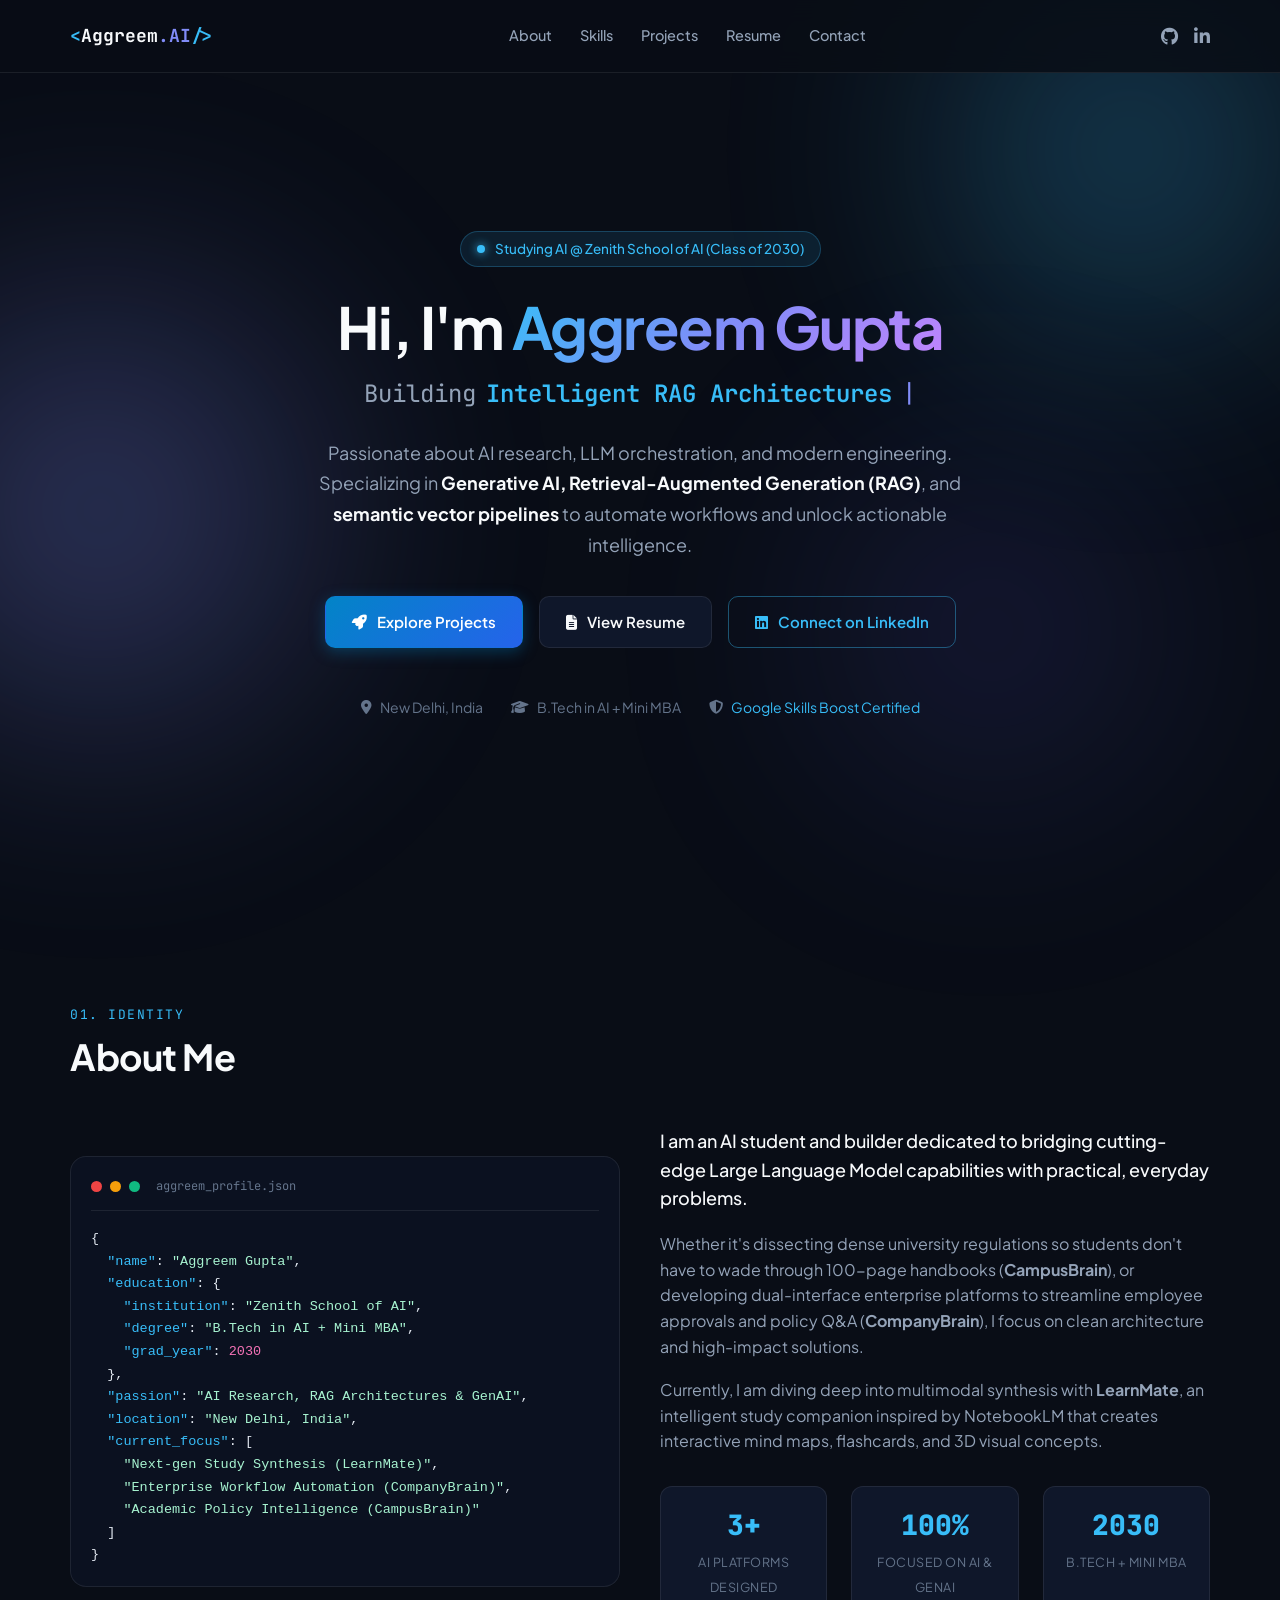
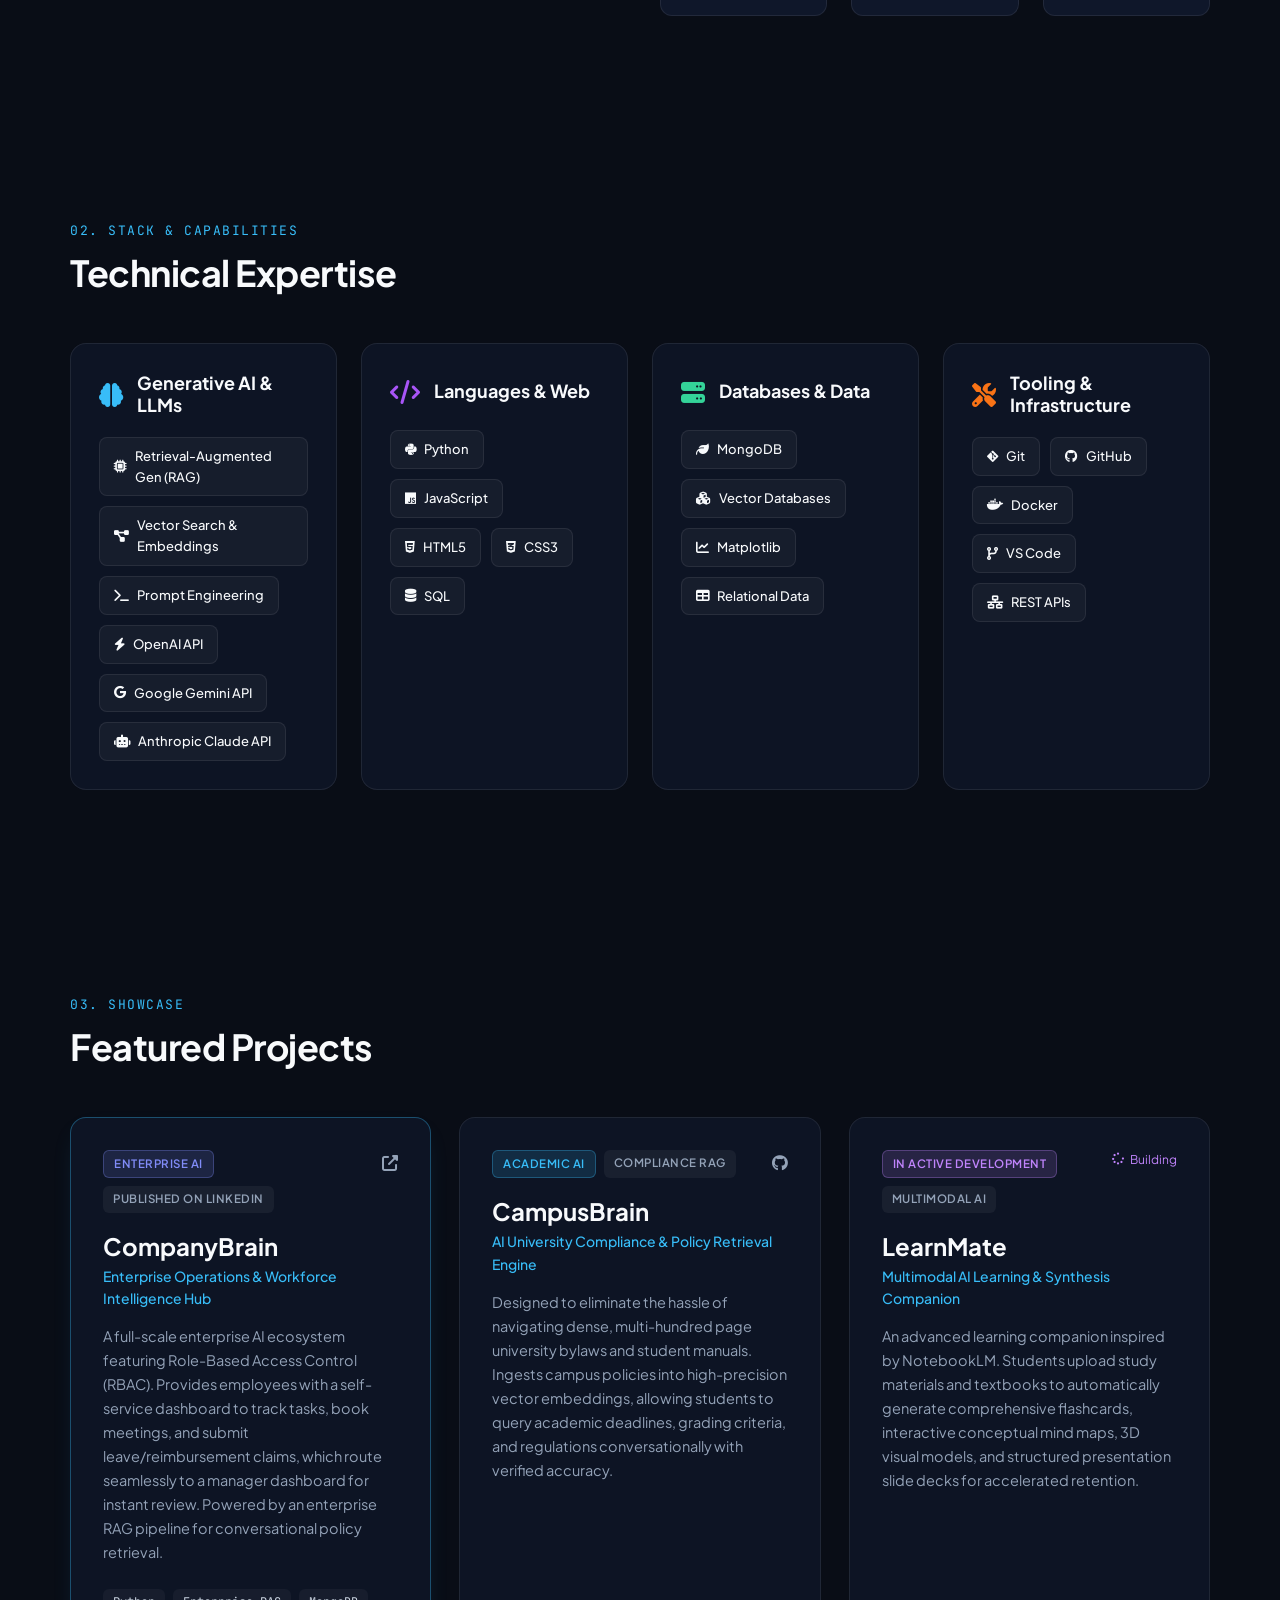
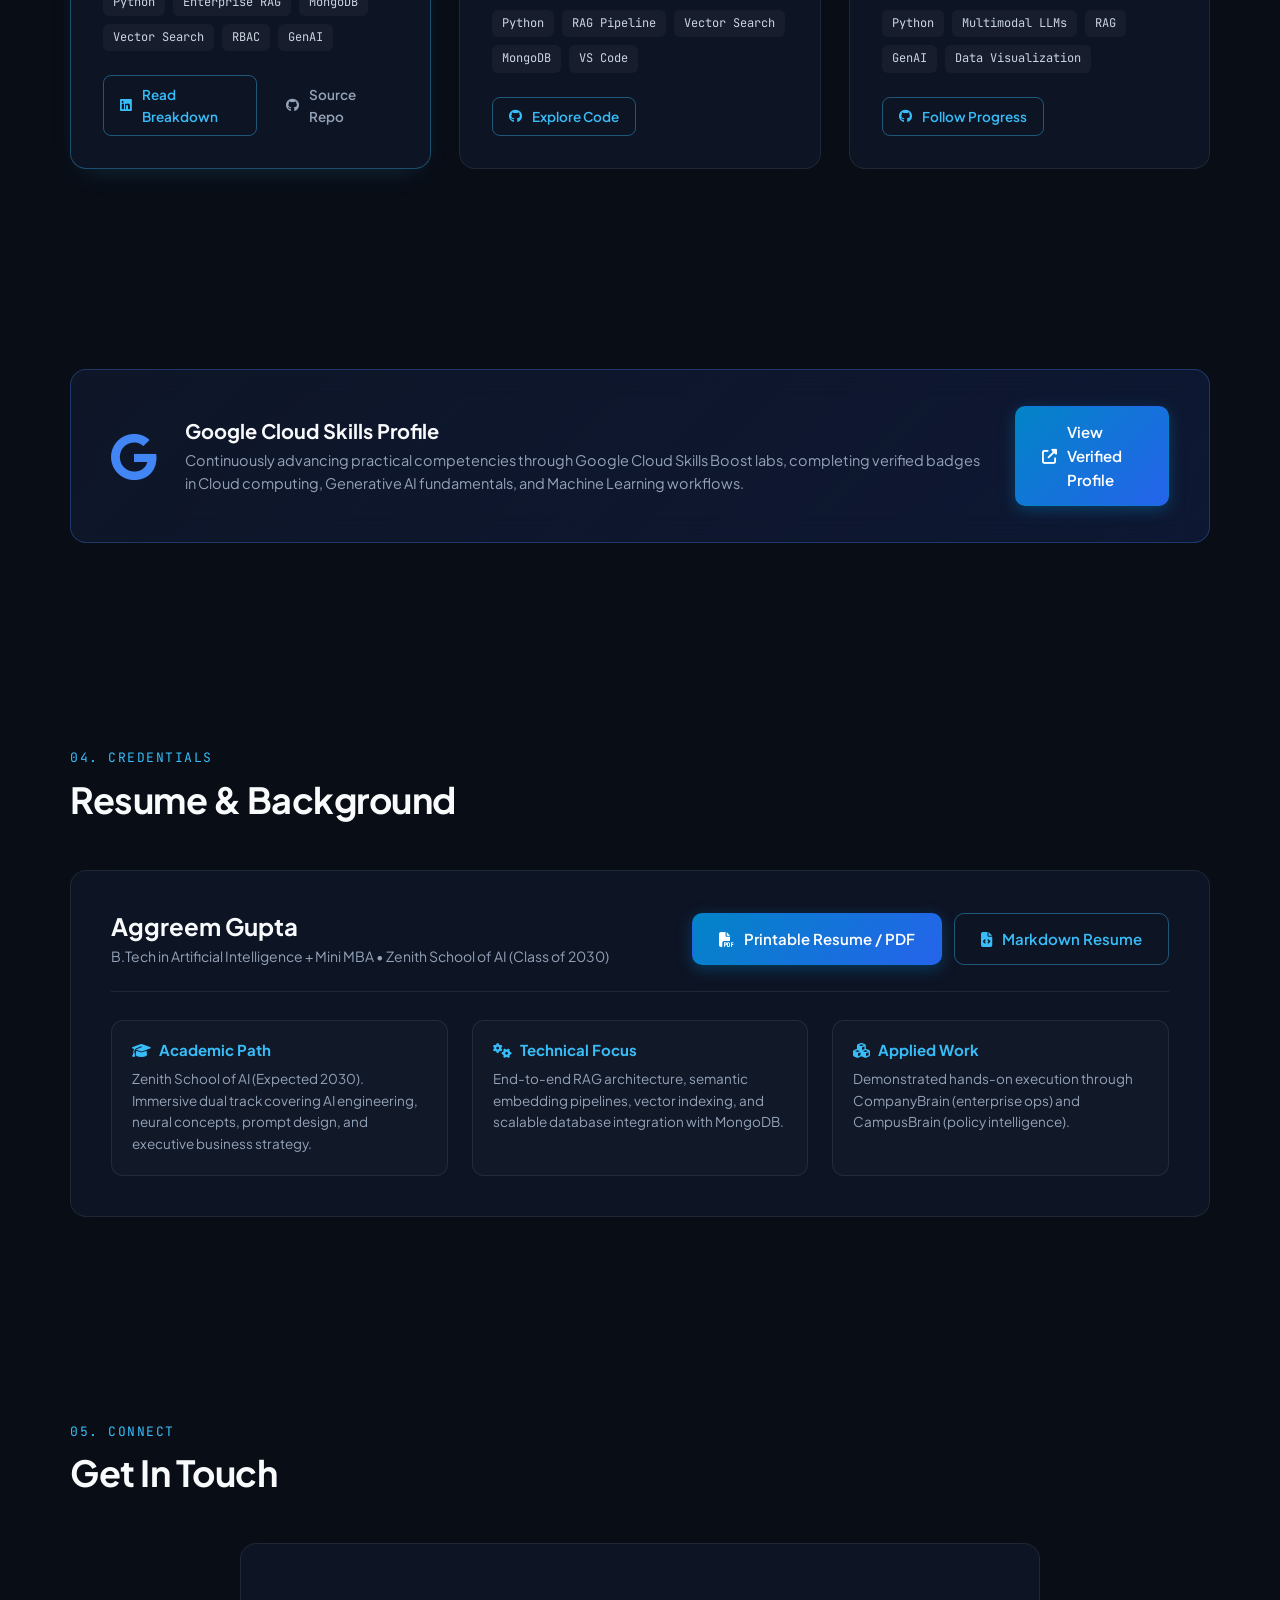
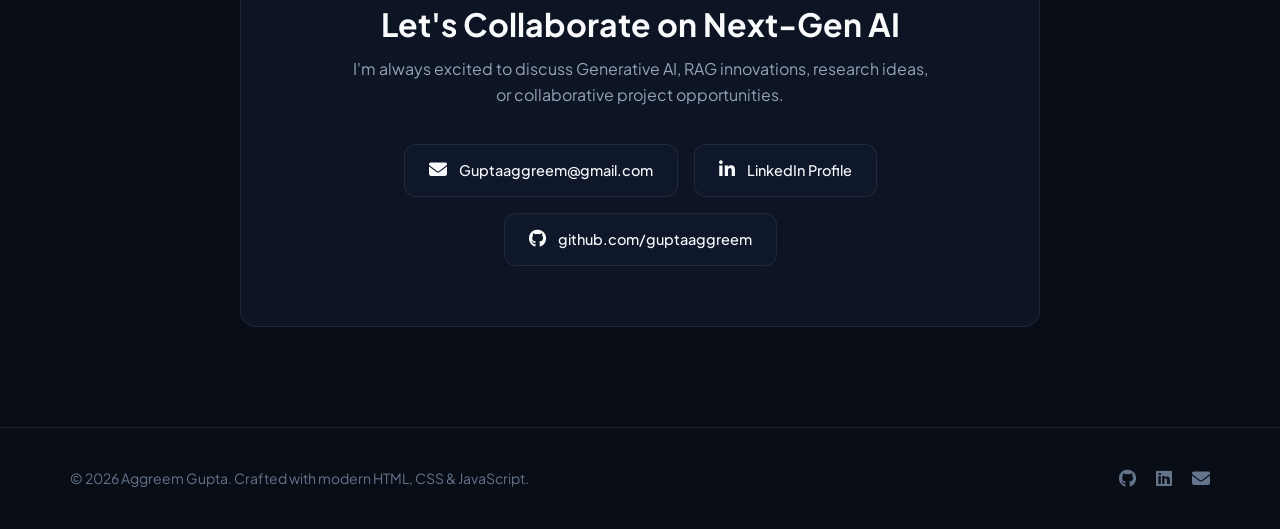
<file: index.html>
<!DOCTYPE html>
<html lang="en">
<head>
  <meta charset="UTF-8" />
  <meta name="viewport" content="width=device-width, initial-scale=1.0" />
  <title>Aggreem Gupta | AI Student & GenAI Developer</title>
  <meta name="description" content="Portfolio of Aggreem Gupta - AI Student at Zenith School of AI. Specializing in Generative AI, RAG Architectures, and Vector Search." />
  
  <!-- Google Fonts -->
  <link rel="preconnect" href="https://fonts.googleapis.com" />
  <link rel="preconnect" href="https://fonts.gstatic.com" crossorigin />
  <link href="https://fonts.googleapis.com/css2?family=Plus+Jakarta+Sans:wght@300;400;500;600;700;800&family=JetBrains+Mono:wght@400;500;600&display=swap" rel="stylesheet" />
  
  <!-- Icons (FontAwesome / SVG) -->
  <link rel="stylesheet" href="https://cdnjs.cloudflare.com/ajax/libs/font-awesome/6.4.0/css/all.min.css" />
  
  <link rel="stylesheet" href="style.css" />
</head>
<body>

  <!-- Ambient Glow Effects -->
  <div class="glow-orb orb-1"></div>
  <div class="glow-orb orb-2"></div>
  <div class="glow-orb orb-3"></div>

  <!-- Navbar -->
  <nav class="navbar" id="navbar">
    <div class="nav-container">
      <a href="#home" class="nav-logo">
        <span class="logo-bracket">&lt;</span><span class="logo-name">Aggreem</span><span class="logo-accent">.AI</span><span class="logo-bracket">/&gt;</span>
      </a>

      <div class="nav-links" id="nav-links">
        <a href="#about" class="nav-link">About</a>
        <a href="#skills" class="nav-link">Skills</a>
        <a href="#projects" class="nav-link">Projects</a>
        <a href="#resume" class="nav-link">Resume</a>
        <a href="#contact" class="nav-link">Contact</a>
      </div>

      <div class="nav-actions">
        <a href="https://github.com/guptaaggreem" target="_blank" class="nav-icon" title="GitHub">
          <i class="fab fa-github"></i>
        </a>
        <a href="https://www.linkedin.com/in/aggreem-gupta-147778404/" target="_blank" class="nav-icon" title="LinkedIn">
          <i class="fab fa-linkedin-in"></i>
        </a>
        <button class="mobile-toggle" id="mobile-toggle" aria-label="Toggle menu">
          <i class="fas fa-bars"></i>
        </button>
      </div>
    </div>
  </nav>

  <!-- Hero Section -->
  <section class="hero-section" id="home">
    <div class="hero-content">
      <div class="status-badge">
        <span class="status-pulse"></span>
        <span>Studying AI @ Zenith School of AI (Class of 2030)</span>
      </div>

      <h1 class="hero-title">
        Hi, I'm <span class="gradient-text">Aggreem Gupta</span>
      </h1>

      <div class="typing-container">
        <span class="prefix">Building</span>
        <span class="typing-text" id="typing-text"></span>
        <span class="cursor">|</span>
      </div>

      <p class="hero-desc">
        Passionate about AI research, LLM orchestration, and modern engineering. Specializing in 
        <strong>Generative AI, Retrieval-Augmented Generation (RAG)</strong>, and <strong>semantic vector pipelines</strong> to automate workflows and unlock actionable intelligence.
      </p>

      <div class="hero-cta">
        <a href="#projects" class="btn btn-primary">
          <i class="fas fa-rocket"></i> Explore Projects
        </a>
        <a href="#resume" class="btn btn-secondary">
          <i class="fas fa-file-alt"></i> View Resume
        </a>
        <a href="https://www.linkedin.com/in/aggreem-gupta-147778404/" target="_blank" class="btn btn-outline">
          <i class="fab fa-linkedin"></i> Connect on LinkedIn
        </a>
      </div>

      <div class="hero-meta">
        <div class="meta-item">
          <i class="fas fa-map-marker-alt"></i>
          <span>New Delhi, India</span>
        </div>
        <div class="meta-item">
          <i class="fas fa-graduation-cap"></i>
          <span>B.Tech in AI + Mini MBA</span>
        </div>
        <div class="meta-item">
          <i class="fas fa-shield-alt"></i>
          <a href="https://www.skills.google/public_profiles/b1f01234-952a-47b0-90d5-8c911b5c9ff1" target="_blank">Google Skills Boost Certified</a>
        </div>
      </div>
    </div>
  </section>

  <!-- About Section -->
  <section class="section" id="about">
    <div class="container">
      <div class="section-header">
        <span class="section-tag">01. Identity</span>
        <h2 class="section-title">About Me</h2>
      </div>

      <div class="about-grid">
        <div class="about-card glass-panel">
          <div class="terminal-bar">
            <span class="dot dot-red"></span>
            <span class="dot dot-yellow"></span>
            <span class="dot dot-green"></span>
            <span class="terminal-title">aggreem_profile.json</span>
          </div>
          <pre class="code-block"><code>{
  <span class="code-key">"name"</span>: <span class="code-str">"Aggreem Gupta"</span>,
  <span class="code-key">"education"</span>: {
    <span class="code-key">"institution"</span>: <span class="code-str">"Zenith School of AI"</span>,
    <span class="code-key">"degree"</span>: <span class="code-str">"B.Tech in AI + Mini MBA"</span>,
    <span class="code-key">"grad_year"</span>: <span class="code-num">2030</span>
  },
  <span class="code-key">"passion"</span>: <span class="code-str">"AI Research, RAG Architectures & GenAI"</span>,
  <span class="code-key">"location"</span>: <span class="code-str">"New Delhi, India"</span>,
  <span class="code-key">"current_focus"</span>: [
    <span class="code-str">"Next-gen Study Synthesis (LearnMate)"</span>,
    <span class="code-str">"Enterprise Workflow Automation (CompanyBrain)"</span>,
    <span class="code-str">"Academic Policy Intelligence (CampusBrain)"</span>
  ]
}</code></pre>
        </div>

        <div class="about-narrative">
          <p class="lead-text">
            I am an AI student and builder dedicated to bridging cutting-edge Large Language Model capabilities with practical, everyday problems.
          </p>
          <p>
            Whether it's dissecting dense university regulations so students don't have to wade through 100-page handbooks (<strong>CampusBrain</strong>), or developing dual-interface enterprise platforms to streamline employee approvals and policy Q&A (<strong>CompanyBrain</strong>), I focus on clean architecture and high-impact solutions.
          </p>
          <p>
            Currently, I am diving deep into multimodal synthesis with <strong>LearnMate</strong>, an intelligent study companion inspired by NotebookLM that creates interactive mind maps, flashcards, and 3D visual concepts.
          </p>

          <div class="metrics-row">
            <div class="metric-box">
              <span class="metric-num">3+</span>
              <span class="metric-label">AI Platforms Designed</span>
            </div>
            <div class="metric-box">
              <span class="metric-num">100%</span>
              <span class="metric-label">Focused on AI & GenAI</span>
            </div>
            <div class="metric-box">
              <span class="metric-num">2030</span>
              <span class="metric-label">B.Tech + Mini MBA</span>
            </div>
          </div>
        </div>
      </div>
    </div>
  </section>

  <!-- Skills Section -->
  <section class="section" id="skills">
    <div class="container">
      <div class="section-header">
        <span class="section-tag">02. Stack & Capabilities</span>
        <h2 class="section-title">Technical Expertise</h2>
      </div>

      <div class="skills-wrapper">
        <!-- AI & GenAI -->
        <div class="skill-category glass-panel">
          <div class="category-header">
            <div class="category-icon" style="color: #38bdf8;">
              <i class="fas fa-brain"></i>
            </div>
            <h3>Generative AI & LLMs</h3>
          </div>
          <div class="badge-grid">
            <span class="tech-chip"><i class="fas fa-microchip"></i> Retrieval-Augmented Gen (RAG)</span>
            <span class="tech-chip"><i class="fas fa-project-diagram"></i> Vector Search & Embeddings</span>
            <span class="tech-chip"><i class="fas fa-terminal"></i> Prompt Engineering</span>
            <span class="tech-chip"><i class="fas fa-bolt"></i> OpenAI API</span>
            <span class="tech-chip"><i class="fab fa-google"></i> Google Gemini API</span>
            <span class="tech-chip"><i class="fas fa-robot"></i> Anthropic Claude API</span>
          </div>
        </div>

        <!-- Languages & Web -->
        <div class="skill-category glass-panel">
          <div class="category-header">
            <div class="category-icon" style="color: #a855f7;">
              <i class="fas fa-code"></i>
            </div>
            <h3>Languages & Web</h3>
          </div>
          <div class="badge-grid">
            <span class="tech-chip"><i class="fab fa-python"></i> Python</span>
            <span class="tech-chip"><i class="fab fa-js"></i> JavaScript</span>
            <span class="tech-chip"><i class="fab fa-html5"></i> HTML5</span>
            <span class="tech-chip"><i class="fab fa-css3-alt"></i> CSS3</span>
            <span class="tech-chip"><i class="fas fa-database"></i> SQL</span>
          </div>
        </div>

        <!-- Databases & Storage -->
        <div class="skill-category glass-panel">
          <div class="category-header">
            <div class="category-icon" style="color: #34d399;">
              <i class="fas fa-server"></i>
            </div>
            <h3>Databases & Data</h3>
          </div>
          <div class="badge-grid">
            <span class="tech-chip"><i class="fas fa-leaf"></i> MongoDB</span>
            <span class="tech-chip"><i class="fas fa-cubes"></i> Vector Databases</span>
            <span class="tech-chip"><i class="fas fa-chart-line"></i> Matplotlib</span>
            <span class="tech-chip"><i class="fas fa-table"></i> Relational Data</span>
          </div>
        </div>

        <!-- Developer Tools -->
        <div class="skill-category glass-panel">
          <div class="category-header">
            <div class="category-icon" style="color: #f97316;">
              <i class="fas fa-tools"></i>
            </div>
            <h3>Tooling & Infrastructure</h3>
          </div>
          <div class="badge-grid">
            <span class="tech-chip"><i class="fab fa-git-alt"></i> Git</span>
            <span class="tech-chip"><i class="fab fa-github"></i> GitHub</span>
            <span class="tech-chip"><i class="fab fa-docker"></i> Docker</span>
            <span class="tech-chip"><i class="fas fa-code-branch"></i> VS Code</span>
            <span class="tech-chip"><i class="fas fa-network-wired"></i> REST APIs</span>
          </div>
        </div>
      </div>
    </div>
  </section>

  <!-- Projects Section -->
  <section class="section" id="projects">
    <div class="container">
      <div class="section-header">
        <span class="section-tag">03. Showcase</span>
        <h2 class="section-title">Featured Projects</h2>
      </div>

      <div class="projects-grid">

        <!-- Project 1: CompanyBrain -->
        <div class="project-card glass-panel highlight-card">
          <div class="project-top">
            <div class="project-badges">
              <span class="badge badge-accent">Enterprise AI</span>
              <span class="badge badge-subtle">Published on LinkedIn</span>
            </div>
            <a href="https://www.linkedin.com/pulse/building-companybrain-from-simple-ai-assistant-ai-powered-gupta-ia3df/" target="_blank" class="project-external-link" title="Read Article">
              <i class="fas fa-external-link-alt"></i>
            </a>
          </div>

          <h3 class="project-title">CompanyBrain</h3>
          <p class="project-subtitle">Enterprise Operations & Workforce Intelligence Hub</p>

          <p class="project-description">
            A full-scale enterprise AI ecosystem featuring Role-Based Access Control (RBAC). Provides employees with a self-service dashboard to track tasks, book meetings, and submit leave/reimbursement claims, which route seamlessly to a manager dashboard for instant review. Powered by an enterprise RAG pipeline for conversational policy retrieval.
          </p>

          <div class="project-tech-list">
            <span>Python</span>
            <span>Enterprise RAG</span>
            <span>MongoDB</span>
            <span>Vector Search</span>
            <span>RBAC</span>
            <span>GenAI</span>
          </div>

          <div class="project-links">
            <a href="https://www.linkedin.com/pulse/building-companybrain-from-simple-ai-assistant-ai-powered-gupta-ia3df/" target="_blank" class="btn btn-sm btn-outline">
              <i class="fab fa-linkedin"></i> Read Breakdown
            </a>
            <a href="https://github.com/guptaaggreem" target="_blank" class="btn btn-sm btn-ghost">
              <i class="fab fa-github"></i> Source Repo
            </a>
          </div>
        </div>

        <!-- Project 2: CampusBrain -->
        <div class="project-card glass-panel">
          <div class="project-top">
            <div class="project-badges">
              <span class="badge badge-cyan">Academic AI</span>
              <span class="badge badge-subtle">Compliance RAG</span>
            </div>
            <a href="https://github.com/guptaaggreem" target="_blank" class="project-external-link" title="GitHub">
              <i class="fab fa-github"></i>
            </a>
          </div>

          <h3 class="project-title">CampusBrain</h3>
          <p class="project-subtitle">AI University Compliance & Policy Retrieval Engine</p>

          <p class="project-description">
            Designed to eliminate the hassle of navigating dense, multi-hundred page university bylaws and student manuals. Ingests campus policies into high-precision vector embeddings, allowing students to query academic deadlines, grading criteria, and regulations conversationally with verified accuracy.
          </p>

          <div class="project-tech-list">
            <span>Python</span>
            <span>RAG Pipeline</span>
            <span>Vector Search</span>
            <span>MongoDB</span>
            <span>VS Code</span>
          </div>

          <div class="project-links">
            <a href="https://github.com/guptaaggreem" target="_blank" class="btn btn-sm btn-outline">
              <i class="fab fa-github"></i> Explore Code
            </a>
          </div>
        </div>

        <!-- Project 3: LearnMate -->
        <div class="project-card glass-panel">
          <div class="project-top">
            <div class="project-badges">
              <span class="badge badge-purple">In Active Development</span>
              <span class="badge badge-subtle">Multimodal AI</span>
            </div>
            <span class="project-status-pill">
              <i class="fas fa-spinner fa-spin"></i> Building
            </span>
          </div>

          <h3 class="project-title">LearnMate</h3>
          <p class="project-subtitle">Multimodal AI Learning & Synthesis Companion</p>

          <p class="project-description">
            An advanced learning companion inspired by NotebookLM. Students upload study materials and textbooks to automatically generate comprehensive flashcards, interactive conceptual mind maps, 3D visual models, and structured presentation slide decks for accelerated retention.
          </p>

          <div class="project-tech-list">
            <span>Python</span>
            <span>Multimodal LLMs</span>
            <span>RAG</span>
            <span>GenAI</span>
            <span>Data Visualization</span>
          </div>

          <div class="project-links">
            <a href="https://github.com/guptaaggreem" target="_blank" class="btn btn-sm btn-outline">
              <i class="fab fa-github"></i> Follow Progress
            </a>
          </div>
        </div>

      </div>
    </div>
  </section>

  <!-- Google Skills Boost Highlight -->
  <section class="section credentials-section">
    <div class="container">
      <div class="credentials-card glass-panel">
        <div class="credentials-icon">
          <i class="fab fa-google"></i>
        </div>
        <div class="credentials-info">
          <h3>Google Cloud Skills Profile</h3>
          <p>
            Continuously advancing practical competencies through Google Cloud Skills Boost labs, completing verified badges in Cloud computing, Generative AI fundamentals, and Machine Learning workflows.
          </p>
        </div>
        <a href="https://www.skills.google/public_profiles/b1f01234-952a-47b0-90d5-8c911b5c9ff1" target="_blank" class="btn btn-primary">
          <i class="fas fa-external-link-alt"></i> View Verified Profile
        </a>
      </div>
    </div>
  </section>

  <!-- Resume Section -->
  <section class="section" id="resume">
    <div class="container">
      <div class="section-header">
        <span class="section-tag">04. Credentials</span>
        <h2 class="section-title">Resume & Background</h2>
      </div>

      <div class="resume-wrapper glass-panel">
        <div class="resume-preview-header">
          <div>
            <h3>Aggreem Gupta</h3>
            <p class="text-muted">B.Tech in Artificial Intelligence + Mini MBA • Zenith School of AI (Class of 2030)</p>
          </div>
          <div class="resume-actions">
            <a href="resume/index.html" target="_blank" class="btn btn-primary">
              <i class="fas fa-file-pdf"></i> Printable Resume / PDF
            </a>
            <a href="resume/RESUME.md" target="_blank" class="btn btn-outline">
              <i class="fas fa-file-code"></i> Markdown Resume
            </a>
          </div>
        </div>

        <div class="resume-highlights-grid">
          <div class="highlight-item">
            <h4><i class="fas fa-graduation-cap"></i> Academic Path</h4>
            <p>Zenith School of AI (Expected 2030). Immersive dual track covering AI engineering, neural concepts, prompt design, and executive business strategy.</p>
          </div>
          <div class="highlight-item">
            <h4><i class="fas fa-cogs"></i> Technical Focus</h4>
            <p>End-to-end RAG architecture, semantic embedding pipelines, vector indexing, and scalable database integration with MongoDB.</p>
          </div>
          <div class="highlight-item">
            <h4><i class="fas fa-cubes"></i> Applied Work</h4>
            <p>Demonstrated hands-on execution through CompanyBrain (enterprise ops) and CampusBrain (policy intelligence).</p>
          </div>
        </div>
      </div>
    </div>
  </section>

  <!-- Contact Section -->
  <section class="section" id="contact">
    <div class="container">
      <div class="section-header">
        <span class="section-tag">05. Connect</span>
        <h2 class="section-title">Get In Touch</h2>
      </div>

      <div class="contact-card glass-panel">
        <h3>Let's Collaborate on Next-Gen AI</h3>
        <p class="contact-desc">
          I'm always excited to discuss Generative AI, RAG innovations, research ideas, or collaborative project opportunities.
        </p>

        <div class="contact-methods">
          <a href="mailto:Guptaaggreem@gmail.com" class="contact-btn">
            <i class="fas fa-envelope"></i>
            <span>Guptaaggreem@gmail.com</span>
          </a>
          <a href="https://www.linkedin.com/in/aggreem-gupta-147778404/" target="_blank" class="contact-btn">
            <i class="fab fa-linkedin-in"></i>
            <span>LinkedIn Profile</span>
          </a>
          <a href="https://github.com/guptaaggreem" target="_blank" class="contact-btn">
            <i class="fab fa-github"></i>
            <span>github.com/guptaaggreem</span>
          </a>
        </div>
      </div>
    </div>
  </section>

  <!-- Footer -->
  <footer class="footer">
    <div class="container footer-content">
      <p>© 2026 Aggreem Gupta. Crafted with modern HTML, CSS & JavaScript.</p>
      <div class="footer-links">
        <a href="https://github.com/guptaaggreem" target="_blank"><i class="fab fa-github"></i></a>
        <a href="https://www.linkedin.com/in/aggreem-gupta-147778404/" target="_blank"><i class="fab fa-linkedin"></i></a>
        <a href="mailto:Guptaaggreem@gmail.com"><i class="fas fa-envelope"></i></a>
      </div>
    </div>
  </footer>

  <script src="script.js"></script>
</body>
</html>
</file>
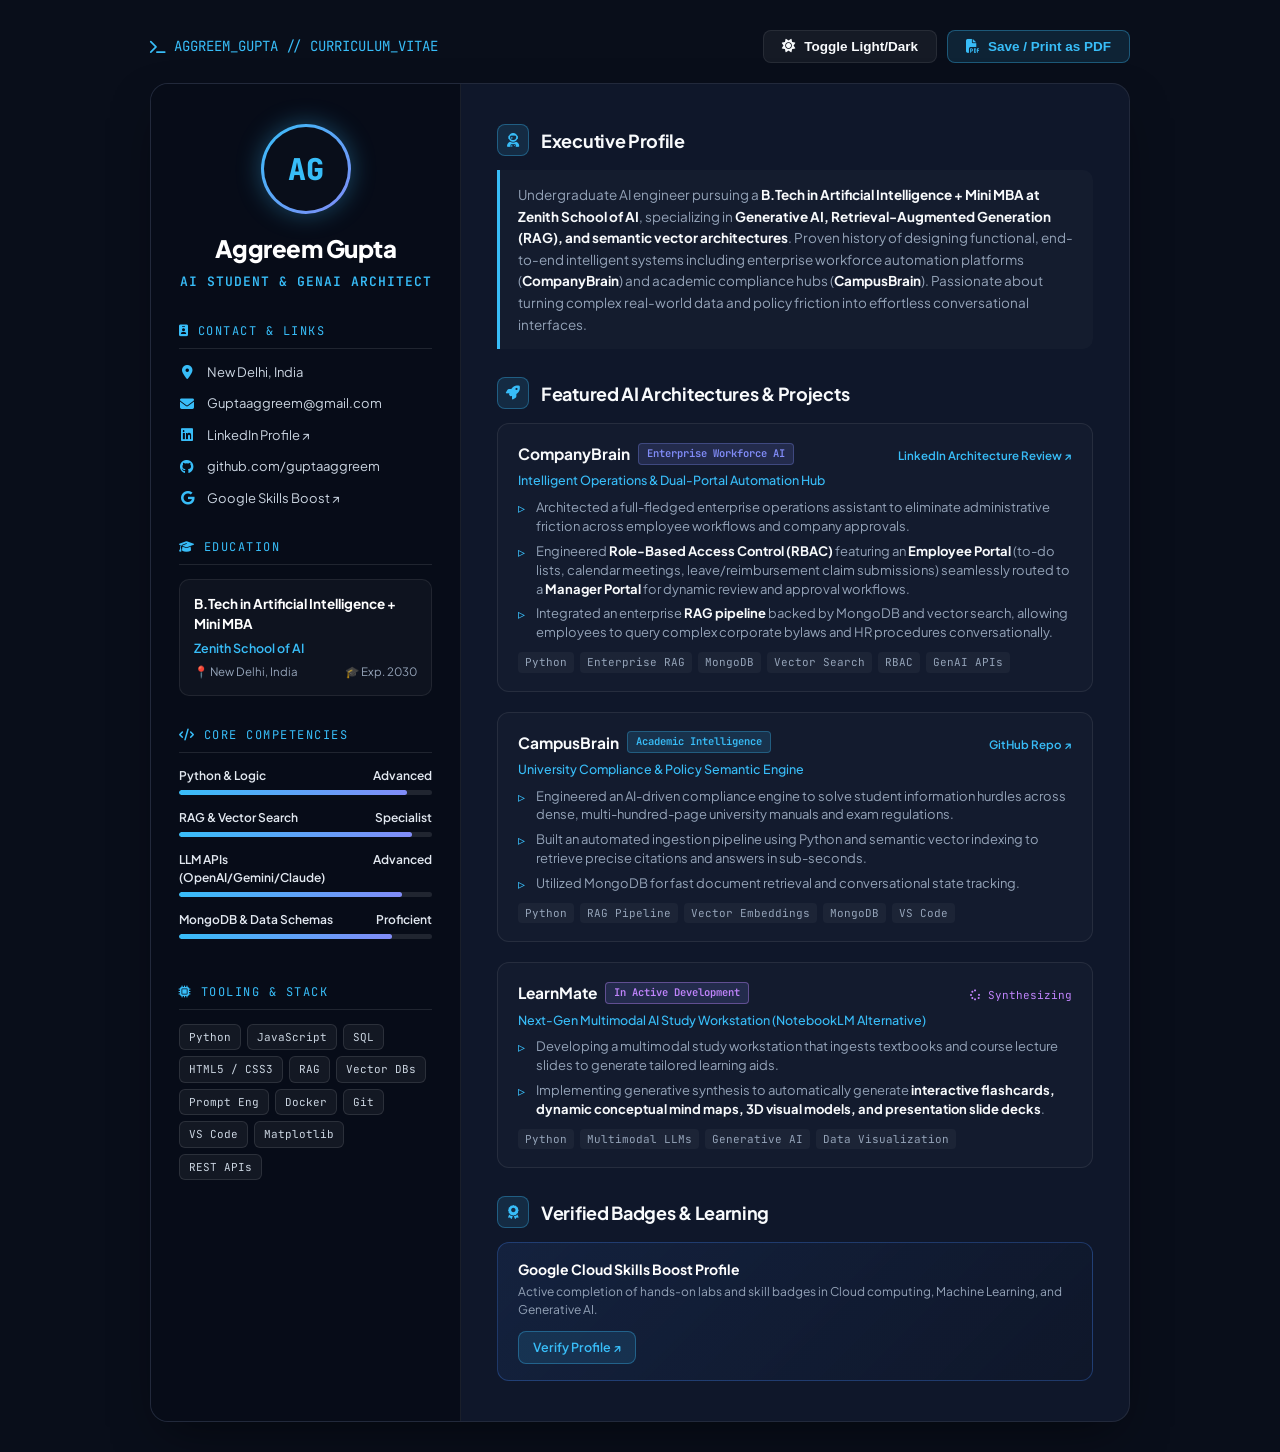
<file: resume/index.html>
<!DOCTYPE html>
<html lang="en">
<head>
  <meta charset="UTF-8">
  <meta name="viewport" content="width=device-width, initial-scale=1.0">
  <title>Aggreem Gupta — Creative AI Resume</title>
  
  <!-- Fonts -->
  <link rel="preconnect" href="https://fonts.googleapis.com">
  <link rel="preconnect" href="https://fonts.gstatic.com" crossorigin>
  <link href="https://fonts.googleapis.com/css2?family=Plus+Jakarta+Sans:wght@300;400;500;600;700;800&family=JetBrains+Mono:wght@400;500;600&display=swap" rel="stylesheet">
  
  <!-- FontAwesome -->
  <link rel="stylesheet" href="https://cdnjs.cloudflare.com/ajax/libs/font-awesome/6.4.0/css/all.min.css">

  <style>
    :root {
      --bg-canvas: #090e1a;
      --card-bg: #0f172a;
      --sidebar-bg: #070c18;
      --text-main: #f8fafc;
      --text-muted: #94a3b8;
      --text-dim: #64748b;
      
      --accent-cyan: #38bdf8;
      --accent-purple: #818cf8;
      --accent-emerald: #10b981;
      --border: rgba(255, 255, 255, 0.08);
      --border-accent: rgba(56, 189, 248, 0.35);
      
      --font-sans: 'Plus Jakarta Sans', -apple-system, sans-serif;
      --font-mono: 'JetBrains Mono', monospace;
    }

    /* Light/Executive Theme (Can be toggled or used for crisp printing) */
    body.light-theme {
      --bg-canvas: #e2e8f0;
      --card-bg: #ffffff;
      --sidebar-bg: #0f172a;
      --text-main: #0f172a;
      --text-muted: #475569;
      --text-dim: #64748b;
      --border: #e2e8f0;
      --border-accent: rgba(2, 132, 199, 0.4);
    }

    * {
      box-sizing: border-box;
      margin: 0;
      padding: 0;
    }

    body {
      background-color: var(--bg-canvas);
      color: var(--text-main);
      font-family: var(--font-sans);
      line-height: 1.5;
      padding: 30px 16px;
      transition: background 0.3s ease;
    }

    /* Top Control Toolbar */
    .toolbar {
      max-width: 980px;
      margin: 0 auto 20px auto;
      display: flex;
      justify-content: space-between;
      align-items: center;
      flex-wrap: wrap;
      gap: 12px;
    }

    .toolbar-title {
      font-size: 14px;
      font-family: var(--font-mono);
      color: var(--accent-cyan);
      display: flex;
      align-items: center;
      gap: 8px;
    }

    .toolbar-actions {
      display: flex;
      gap: 10px;
    }

    .btn {
      background: rgba(56, 189, 248, 0.12);
      color: var(--accent-cyan);
      border: 1px solid var(--border-accent);
      padding: 8px 18px;
      border-radius: 8px;
      font-size: 13.5px;
      font-weight: 600;
      cursor: pointer;
      display: inline-flex;
      align-items: center;
      gap: 8px;
      text-decoration: none;
      transition: all 0.2s ease;
    }

    .btn:hover {
      background: var(--accent-cyan);
      color: #0f172a;
      transform: translateY(-2px);
      box-shadow: 0 4px 15px rgba(56, 189, 248, 0.3);
    }

    .btn-secondary {
      background: rgba(255, 255, 255, 0.05);
      color: var(--text-main);
      border-color: var(--border);
    }

    .btn-secondary:hover {
      background: rgba(255, 255, 255, 0.15);
      color: #fff;
    }

    /* Main Resume Sheet */
    .resume-container {
      max-width: 980px;
      margin: 0 auto;
      background: var(--card-bg);
      border-radius: 18px;
      box-shadow: 0 20px 50px -15px rgba(0, 0, 0, 0.5);
      border: 1px solid var(--border);
      display: grid;
      grid-template-columns: 310px 1fr;
      overflow: hidden;
      position: relative;
    }

    /* Left Sidebar */
    .sidebar {
      background: var(--sidebar-bg);
      padding: 40px 28px;
      border-right: 1px solid var(--border);
      display: flex;
      flex-direction: column;
      gap: 30px;
      color: #f8fafc;
    }

    .profile-block {
      text-align: center;
    }

    .avatar-ring {
      width: 90px;
      height: 90px;
      margin: 0 auto 16px auto;
      border-radius: 50%;
      background: linear-gradient(135deg, #38bdf8 0%, #818cf8 100%);
      padding: 3px;
      display: flex;
      align-items: center;
      justify-content: center;
      box-shadow: 0 0 25px rgba(56, 189, 248, 0.35);
    }

    .avatar-inner {
      width: 100%;
      height: 100%;
      background: #090e1a;
      border-radius: 50%;
      display: flex;
      align-items: center;
      justify-content: center;
      font-size: 30px;
      font-weight: 800;
      color: #38bdf8;
      font-family: var(--font-mono);
    }

    .candidate-name {
      font-size: 24px;
      font-weight: 800;
      letter-spacing: -0.5px;
      margin-bottom: 6px;
      color: #ffffff;
    }

    .candidate-role {
      font-size: 13px;
      font-weight: 600;
      color: var(--accent-cyan);
      text-transform: uppercase;
      letter-spacing: 1px;
      font-family: var(--font-mono);
    }

    .sidebar-section-title {
      font-size: 12px;
      font-family: var(--font-mono);
      text-transform: uppercase;
      letter-spacing: 1.5px;
      color: var(--accent-cyan);
      border-bottom: 1px solid rgba(255, 255, 255, 0.1);
      padding-bottom: 8px;
      margin-bottom: 14px;
      display: flex;
      align-items: center;
      gap: 8px;
    }

    .contact-list {
      list-style: none;
      display: flex;
      flex-direction: column;
      gap: 12px;
    }

    .contact-item {
      display: flex;
      align-items: center;
      gap: 12px;
      font-size: 13px;
      color: #cbd5e1;
    }

    .contact-item i {
      color: var(--accent-cyan);
      width: 16px;
      text-align: center;
      font-size: 14px;
    }

    .contact-item a {
      color: #cbd5e1;
      text-decoration: none;
      transition: color 0.2s;
    }

    .contact-item a:hover {
      color: var(--accent-cyan);
    }

    /* Education in Sidebar */
    .edu-card {
      background: rgba(255, 255, 255, 0.03);
      border: 1px solid rgba(255, 255, 255, 0.08);
      padding: 14px;
      border-radius: 10px;
    }

    .edu-degree {
      font-size: 13.5px;
      font-weight: 700;
      color: #ffffff;
      margin-bottom: 4px;
    }

    .edu-school {
      font-size: 12.5px;
      color: var(--accent-cyan);
      font-weight: 600;
      margin-bottom: 6px;
    }

    .edu-meta {
      font-size: 11.5px;
      color: #94a3b8;
      display: flex;
      justify-content: space-between;
    }

    /* Skills Progress & Badges */
    .skill-group {
      margin-bottom: 14px;
    }

    .skill-name {
      display: flex;
      justify-content: space-between;
      font-size: 12px;
      font-weight: 600;
      margin-bottom: 5px;
      color: #e2e8f0;
    }

    .skill-bar {
      height: 5px;
      background: rgba(255, 255, 255, 0.1);
      border-radius: 4px;
      overflow: hidden;
    }

    .skill-fill {
      height: 100%;
      border-radius: 4px;
      background: linear-gradient(90deg, #38bdf8, #818cf8);
    }

    .tags-container {
      display: flex;
      flex-wrap: wrap;
      gap: 6px;
    }

    .tech-tag {
      background: rgba(255, 255, 255, 0.05);
      border: 1px solid rgba(255, 255, 255, 0.1);
      padding: 4px 9px;
      border-radius: 6px;
      font-size: 11px;
      color: #cbd5e1;
      font-family: var(--font-mono);
    }

    /* Right Main Panel */
    .main-content {
      padding: 40px 36px;
      display: flex;
      flex-direction: column;
      gap: 28px;
    }

    .section-head {
      display: flex;
      align-items: center;
      gap: 12px;
      margin-bottom: 14px;
    }

    .section-icon {
      width: 32px;
      height: 32px;
      background: rgba(56, 189, 248, 0.12);
      border: 1px solid var(--border-accent);
      border-radius: 8px;
      display: flex;
      align-items: center;
      justify-content: center;
      color: var(--accent-cyan);
      font-size: 14px;
    }

    .section-title {
      font-size: 18px;
      font-weight: 700;
      color: var(--text-main);
      letter-spacing: -0.3px;
    }

    .summary-box {
      background: rgba(255, 255, 255, 0.02);
      border-left: 3px solid var(--accent-cyan);
      padding: 14px 18px;
      border-radius: 0 10px 10px 0;
      font-size: 13.5px;
      color: var(--text-muted);
      line-height: 1.6;
    }

    .summary-box strong {
      color: var(--text-main);
    }

    /* Creative Project Cards */
    .project-timeline {
      display: flex;
      flex-direction: column;
      gap: 20px;
    }

    .project-item {
      background: rgba(255, 255, 255, 0.02);
      border: 1px solid var(--border);
      border-radius: 12px;
      padding: 18px 20px;
      transition: all 0.2s ease;
      position: relative;
    }

    .project-item:hover {
      border-color: var(--border-accent);
      background: rgba(255, 255, 255, 0.04);
      transform: translateY(-2px);
    }

    .project-header {
      display: flex;
      justify-content: space-between;
      align-items: baseline;
      flex-wrap: wrap;
      gap: 8px;
      margin-bottom: 6px;
    }

    .p-title {
      font-size: 15.5px;
      font-weight: 700;
      color: var(--text-main);
      display: flex;
      align-items: center;
      gap: 8px;
    }

    .p-badge {
      font-size: 10.5px;
      padding: 2px 8px;
      border-radius: 4px;
      background: rgba(129, 140, 248, 0.15);
      color: var(--accent-purple);
      border: 1px solid rgba(129, 140, 248, 0.3);
      font-family: var(--font-mono);
      font-weight: 600;
    }

    .p-badge-cyan {
      background: rgba(56, 189, 248, 0.15);
      color: var(--accent-cyan);
      border: 1px solid rgba(56, 189, 248, 0.3);
    }

    .p-link {
      font-size: 11.5px;
      color: var(--accent-cyan);
      text-decoration: none;
      font-weight: 600;
      display: inline-flex;
      align-items: center;
      gap: 4px;
    }

    .p-link:hover {
      text-decoration: underline;
    }

    .p-desc {
      font-size: 12.5px;
      color: var(--accent-cyan);
      font-weight: 500;
      margin-bottom: 8px;
    }

    ul.p-points {
      list-style-type: none;
      display: flex;
      flex-direction: column;
      gap: 6px;
    }

    ul.p-points li {
      font-size: 13px;
      color: var(--text-muted);
      position: relative;
      padding-left: 18px;
      line-height: 1.45;
    }

    ul.p-points li::before {
      content: "▹";
      position: absolute;
      left: 0;
      color: var(--accent-cyan);
      font-size: 14px;
      top: -1px;
    }

    ul.p-points li strong {
      color: var(--text-main);
    }

    .p-tech-row {
      margin-top: 10px;
      display: flex;
      flex-wrap: wrap;
      gap: 6px;
    }

    .p-tech-pill {
      font-family: var(--font-mono);
      font-size: 11px;
      padding: 2px 7px;
      border-radius: 4px;
      background: rgba(255, 255, 255, 0.04);
      color: #94a3b8;
    }

    /* Certification Card */
    .cert-card {
      background: linear-gradient(135deg, rgba(66, 133, 244, 0.1) 0%, rgba(15, 23, 42, 0.4) 100%);
      border: 1px solid rgba(66, 133, 244, 0.3);
      padding: 16px 20px;
      border-radius: 12px;
      display: flex;
      justify-content: space-between;
      align-items: center;
      flex-wrap: wrap;
      gap: 12px;
    }

    .cert-title {
      font-size: 14px;
      font-weight: 700;
      color: #ffffff;
      margin-bottom: 3px;
    }

    .cert-desc {
      font-size: 12px;
      color: #94a3b8;
    }

    /* Responsive */
    @media (max-width: 820px) {
      .resume-container {
        grid-template-columns: 1fr;
      }
      .sidebar {
        border-right: none;
        border-bottom: 1px solid var(--border);
      }
    }

    /* Print Optimization */
    @media print {
      body {
        background: #ffffff !important;
        color: #0f172a !important;
        padding: 0 !important;
      }
      .toolbar {
        display: none !important;
      }
      .resume-container {
        box-shadow: none !important;
        border: none !important;
        max-width: 100% !important;
        grid-template-columns: 270px 1fr !important;
        background: #ffffff !important;
      }
      .sidebar {
        background: #0f172a !important;
        color: #ffffff !important;
        padding: 24px 18px !important;
        -webkit-print-color-adjust: exact !important;
        print-color-adjust: exact !important;
      }
      .main-content {
        padding: 24px 22px !important;
      }
      .project-item {
        break-inside: avoid;
        border-color: #cbd5e1 !important;
        background: #ffffff !important;
      }
      .summary-box {
        background: #f8fafc !important;
        color: #334155 !important;
      }
      .p-title, .section-title, .candidate-name {
        color: #0f172a !important;
      }
      ul.p-points li {
        color: #334155 !important;
      }
      ul.p-points li strong {
        color: #0f172a !important;
      }
    }
  </style>
</head>
<body>

  <!-- Top Action Toolbar -->
  <div class="toolbar">
    <div class="toolbar-title">
      <i class="fas fa-terminal"></i>
      <span>AGGREEM_GUPTA // CURRICULUM_VITAE</span>
    </div>

    <div class="toolbar-actions">
      <button class="btn btn-secondary" onclick="toggleTheme()" id="themeBtn">
        <i class="fas fa-sun"></i> Toggle Light/Dark
      </button>
      <button class="btn" onclick="window.print()">
        <i class="fas fa-file-pdf"></i> Save / Print as PDF
      </button>
    </div>
  </div>

  <!-- Creative Main Resume Card -->
  <main class="resume-container">
    
    <!-- Left Column: Identity, Contacts & Skills -->
    <aside class="sidebar">
      
      <!-- Profile Header -->
      <div class="profile-block">
        <div class="avatar-ring">
          <div class="avatar-inner">AG</div>
        </div>
        <h1 class="candidate-name">Aggreem Gupta</h1>
        <div class="candidate-role">AI Student &amp; GenAI Architect</div>
      </div>

      <!-- Contact Info -->
      <div>
        <div class="sidebar-section-title">
          <i class="fas fa-id-badge"></i> Contact &amp; Links
        </div>
        <ul class="contact-list">
          <li class="contact-item">
            <i class="fas fa-map-marker-alt"></i>
            <span>New Delhi, India</span>
          </li>
          <li class="contact-item">
            <i class="fas fa-envelope"></i>
            <a href="mailto:Guptaaggreem@gmail.com">Guptaaggreem@gmail.com</a>
          </li>
          <li class="contact-item">
            <i class="fab fa-linkedin"></i>
            <a href="https://www.linkedin.com/in/aggreem-gupta-147778404/" target="_blank">LinkedIn Profile ↗</a>
          </li>
          <li class="contact-item">
            <i class="fab fa-github"></i>
            <a href="https://github.com/guptaaggreem" target="_blank">github.com/guptaaggreem</a>
          </li>
          <li class="contact-item">
            <i class="fab fa-google"></i>
            <a href="https://www.skills.google/public_profiles/b1f01234-952a-47b0-90d5-8c911b5c9ff1" target="_blank">Google Skills Boost ↗</a>
          </li>
        </ul>
      </div>

      <!-- Education Spotlight -->
      <div>
        <div class="sidebar-section-title">
          <i class="fas fa-graduation-cap"></i> Education
        </div>
        <div class="edu-card">
          <div class="edu-degree">B.Tech in Artificial Intelligence + Mini MBA</div>
          <div class="edu-school">Zenith School of AI</div>
          <div class="edu-meta">
            <span>📍 New Delhi, India</span>
            <span>🎓 Exp. 2030</span>
          </div>
        </div>
      </div>

      <!-- Technical Skills with Visual Bars -->
      <div>
        <div class="sidebar-section-title">
          <i class="fas fa-code"></i> Core Competencies
        </div>
        
        <div class="skill-group">
          <div class="skill-name">
            <span>Python &amp; Logic</span>
            <span>Advanced</span>
          </div>
          <div class="skill-bar"><div class="skill-fill" style="width: 90%;"></div></div>
        </div>

        <div class="skill-group">
          <div class="skill-name">
            <span>RAG &amp; Vector Search</span>
            <span>Specialist</span>
          </div>
          <div class="skill-bar"><div class="skill-fill" style="width: 92%;"></div></div>
        </div>

        <div class="skill-group">
          <div class="skill-name">
            <span>LLM APIs (OpenAI/Gemini/Claude)</span>
            <span>Advanced</span>
          </div>
          <div class="skill-bar"><div class="skill-fill" style="width: 88%;"></div></div>
        </div>

        <div class="skill-group">
          <div class="skill-name">
            <span>MongoDB &amp; Data Schemas</span>
            <span>Proficient</span>
          </div>
          <div class="skill-bar"><div class="skill-fill" style="width: 84%;"></div></div>
        </div>
      </div>

      <!-- Tech Stack Badges -->
      <div>
        <div class="sidebar-section-title">
          <i class="fas fa-microchip"></i> Tooling &amp; Stack
        </div>
        <div class="tags-container">
          <span class="tech-tag">Python</span>
          <span class="tech-tag">JavaScript</span>
          <span class="tech-tag">SQL</span>
          <span class="tech-tag">HTML5 / CSS3</span>
          <span class="tech-tag">RAG</span>
          <span class="tech-tag">Vector DBs</span>
          <span class="tech-tag">Prompt Eng</span>
          <span class="tech-tag">Docker</span>
          <span class="tech-tag">Git</span>
          <span class="tech-tag">VS Code</span>
          <span class="tech-tag">Matplotlib</span>
          <span class="tech-tag">REST APIs</span>
        </div>
      </div>

    </aside>

    <!-- Right Column: Summary, Projects, Credentials -->
    <section class="main-content">
      
      <!-- Executive Summary -->
      <div>
        <div class="section-head">
          <div class="section-icon"><i class="fas fa-user-astronaut"></i></div>
          <h2 class="section-title">Executive Profile</h2>
        </div>
        <div class="summary-box">
          Undergraduate AI engineer pursuing a <strong>B.Tech in Artificial Intelligence + Mini MBA at Zenith School of AI</strong>, specializing in <strong>Generative AI, Retrieval-Augmented Generation (RAG), and semantic vector architectures</strong>. Proven history of designing functional, end-to-end intelligent systems including enterprise workforce automation platforms (<strong>CompanyBrain</strong>) and academic compliance hubs (<strong>CampusBrain</strong>). Passionate about turning complex real-world data and policy friction into effortless conversational interfaces.
        </div>
      </div>

      <!-- Featured Projects -->
      <div>
        <div class="section-head">
          <div class="section-icon"><i class="fas fa-rocket"></i></div>
          <h2 class="section-title">Featured AI Architectures &amp; Projects</h2>
        </div>

        <div class="project-timeline">

          <!-- Project 1: CompanyBrain -->
          <div class="project-item">
            <div class="project-header">
              <div class="p-title">
                <span>CompanyBrain</span>
                <span class="p-badge">Enterprise Workforce AI</span>
              </div>
              <a href="https://www.linkedin.com/pulse/building-companybrain-from-simple-ai-assistant-ai-powered-gupta-ia3df/" target="_blank" class="p-link">
                LinkedIn Architecture Review ↗
              </a>
            </div>
            <div class="p-desc">Intelligent Operations &amp; Dual-Portal Automation Hub</div>
            <ul class="p-points">
              <li>Architected a full-fledged enterprise operations assistant to eliminate administrative friction across employee workflows and company approvals.</li>
              <li>Engineered <strong>Role-Based Access Control (RBAC)</strong> featuring an <strong>Employee Portal</strong> (to-do lists, calendar meetings, leave/reimbursement claim submissions) seamlessly routed to a <strong>Manager Portal</strong> for dynamic review and approval workflows.</li>
              <li>Integrated an enterprise <strong>RAG pipeline</strong> backed by MongoDB and vector search, allowing employees to query complex corporate bylaws and HR procedures conversationally.</li>
            </ul>
            <div class="p-tech-row">
              <span class="p-tech-pill">Python</span>
              <span class="p-tech-pill">Enterprise RAG</span>
              <span class="p-tech-pill">MongoDB</span>
              <span class="p-tech-pill">Vector Search</span>
              <span class="p-tech-pill">RBAC</span>
              <span class="p-tech-pill">GenAI APIs</span>
            </div>
          </div>

          <!-- Project 2: CampusBrain -->
          <div class="project-item">
            <div class="project-header">
              <div class="p-title">
                <span>CampusBrain</span>
                <span class="p-badge p-badge-cyan">Academic Intelligence</span>
              </div>
              <a href="https://github.com/guptaaggreem" target="_blank" class="p-link">
                GitHub Repo ↗
              </a>
            </div>
            <div class="p-desc">University Compliance &amp; Policy Semantic Engine</div>
            <ul class="p-points">
              <li>Engineered an AI-driven compliance engine to solve student information hurdles across dense, multi-hundred-page university manuals and exam regulations.</li>
              <li>Built an automated ingestion pipeline using Python and semantic vector indexing to retrieve precise citations and answers in sub-seconds.</li>
              <li>Utilized MongoDB for fast document retrieval and conversational state tracking.</li>
            </ul>
            <div class="p-tech-row">
              <span class="p-tech-pill">Python</span>
              <span class="p-tech-pill">RAG Pipeline</span>
              <span class="p-tech-pill">Vector Embeddings</span>
              <span class="p-tech-pill">MongoDB</span>
              <span class="p-tech-pill">VS Code</span>
            </div>
          </div>

          <!-- Project 3: LearnMate -->
          <div class="project-item">
            <div class="project-header">
              <div class="p-title">
                <span>LearnMate</span>
                <span class="p-badge" style="color: #c084fc; border-color: rgba(192, 132, 252, 0.4);">In Active Development</span>
              </div>
              <span style="font-size: 11px; font-family: var(--font-mono); color: #c084fc;">
                <i class="fas fa-spinner fa-spin"></i> Synthesizing
              </span>
            </div>
            <div class="p-desc">Next-Gen Multimodal AI Study Workstation (NotebookLM Alternative)</div>
            <ul class="p-points">
              <li>Developing a multimodal study workstation that ingests textbooks and course lecture slides to generate tailored learning aids.</li>
              <li>Implementing generative synthesis to automatically generate <strong>interactive flashcards, dynamic conceptual mind maps, 3D visual models, and presentation slide decks</strong>.</li>
            </ul>
            <div class="p-tech-row">
              <span class="p-tech-pill">Python</span>
              <span class="p-tech-pill">Multimodal LLMs</span>
              <span class="p-tech-pill">Generative AI</span>
              <span class="p-tech-pill">Data Visualization</span>
            </div>
          </div>

        </div>
      </div>

      <!-- Verified Certifications -->
      <div>
        <div class="section-head">
          <div class="section-icon"><i class="fas fa-award"></i></div>
          <h2 class="section-title">Verified Badges &amp; Learning</h2>
        </div>

        <div class="cert-card">
          <div>
            <div class="cert-title">Google Cloud Skills Boost Profile</div>
            <div class="cert-desc">Active completion of hands-on labs and skill badges in Cloud computing, Machine Learning, and Generative AI.</div>
          </div>
          <a href="https://www.skills.google/public_profiles/b1f01234-952a-47b0-90d5-8c911b5c9ff1" target="_blank" class="btn" style="padding: 6px 14px; font-size: 12.5px;">
            Verify Profile ↗
          </a>
        </div>
      </div>

    </section>

  </main>

  <script>
    function toggleTheme() {
      document.body.classList.toggle('light-theme');
      const isLight = document.body.classList.contains('light-theme');
      const btn = document.getElementById('themeBtn');
      if (isLight) {
        btn.innerHTML = '<i class="fas fa-moon"></i> Toggle Dark Mode';
      } else {
        btn.innerHTML = '<i class="fas fa-sun"></i> Toggle Light/Dark';
      }
    }
  </script>

</body>
</html>
</file>
<file: style.css>
/* ==========================================================================
   Aggreem Gupta - Modern Dark Mode Portfolio Styling
   ========================================================================== */

:root {
  --bg-primary: #090d16;
  --bg-secondary: #0f172a;
  --bg-card: rgba(15, 23, 42, 0.75);
  --bg-card-hover: rgba(30, 41, 59, 0.85);
  --border-subtle: rgba(255, 255, 255, 0.08);
  --border-accent: rgba(56, 189, 248, 0.3);
  
  --text-main: #f8fafc;
  --text-muted: #94a3b8;
  --text-dim: #64748b;
  
  --accent-cyan: #38bdf8;
  --accent-purple: #818cf8;
  --accent-emerald: #10b981;
  --accent-orange: #fb923c;
  
  --glow-cyan: rgba(56, 189, 248, 0.25);
  --glow-purple: rgba(129, 140, 248, 0.25);
  
  --font-sans: 'Plus Jakarta Sans', -apple-system, BlinkMacSystemFont, sans-serif;
  --font-mono: 'JetBrains Mono', monospace;
  
  --transition-fast: 0.2s ease;
  --transition-normal: 0.3s cubic-bezier(0.16, 1, 0.3, 1);
}

/* Base Reset */
* {
  box-sizing: border-box;
  margin: 0;
  padding: 0;
}

html {
  scroll-behavior: smooth;
}

body {
  background-color: var(--bg-primary);
  color: var(--text-main);
  font-family: var(--font-sans);
  line-height: 1.6;
  overflow-x: hidden;
  position: relative;
  min-height: 100vh;
}

/* Background Ambient Orbs */
.glow-orb {
  position: fixed;
  border-radius: 50%;
  filter: blur(120px);
  pointer-events: none;
  z-index: 0;
  opacity: 0.45;
}

.orb-1 {
  width: 500px;
  height: 500px;
  background: radial-gradient(circle, #38bdf8, transparent 70%);
  top: -100px;
  right: -100px;
}

.orb-2 {
  width: 600px;
  height: 600px;
  background: radial-gradient(circle, #818cf8, transparent 70%);
  bottom: 10%;
  left: -200px;
}

.orb-3 {
  width: 450px;
  height: 450px;
  background: radial-gradient(circle, #6366f1, transparent 70%);
  top: 45%;
  right: 5%;
  opacity: 0.25;
}

/* Containers & Layout */
.container {
  width: 90%;
  max-width: 1140px;
  margin: 0 auto;
  position: relative;
  z-index: 1;
}

.section {
  padding: 100px 0;
  position: relative;
  z-index: 1;
}

/* Glass Panels */
.glass-panel {
  background: var(--bg-card);
  backdrop-filter: blur(16px);
  -webkit-backdrop-filter: blur(16px);
  border: 1px solid var(--border-subtle);
  border-radius: 16px;
  transition: var(--transition-normal);
}

.glass-panel:hover {
  border-color: var(--border-accent);
  box-shadow: 0 10px 30px -10px rgba(56, 189, 248, 0.15);
}

/* Typography */
h1, h2, h3, h4 {
  font-weight: 700;
  color: var(--text-main);
  line-height: 1.25;
}

.gradient-text {
  background: linear-gradient(135deg, #38bdf8 0%, #818cf8 50%, #c084fc 100%);
  -webkit-background-clip: text;
  -webkit-text-fill-color: transparent;
}

.section-header {
  margin-bottom: 48px;
}

.section-tag {
  font-family: var(--font-mono);
  font-size: 13px;
  color: var(--accent-cyan);
  text-transform: uppercase;
  letter-spacing: 1.5px;
  display: inline-block;
  margin-bottom: 8px;
}

.section-title {
  font-size: 36px;
  letter-spacing: -0.5px;
}

/* Navbar */
.navbar {
  position: fixed;
  top: 0;
  left: 0;
  right: 0;
  z-index: 100;
  background: rgba(9, 13, 22, 0.85);
  backdrop-filter: blur(12px);
  -webkit-backdrop-filter: blur(12px);
  border-bottom: 1px solid var(--border-subtle);
  transition: var(--transition-fast);
}

.nav-container {
  max-width: 1140px;
  width: 90%;
  margin: 0 auto;
  height: 72px;
  display: flex;
  align-items: center;
  justify-content: space-between;
}

.nav-logo {
  text-decoration: none;
  font-family: var(--font-mono);
  font-size: 18px;
  font-weight: 700;
  color: var(--text-main);
  display: flex;
  align-items: center;
}

.logo-bracket {
  color: var(--accent-cyan);
}

.logo-accent {
  color: var(--accent-purple);
}

.nav-links {
  display: flex;
  gap: 28px;
}

.nav-link {
  text-decoration: none;
  color: var(--text-muted);
  font-size: 14.5px;
  font-weight: 500;
  transition: var(--transition-fast);
  position: relative;
}

.nav-link:hover {
  color: var(--accent-cyan);
}

.nav-actions {
  display: flex;
  align-items: center;
  gap: 16px;
}

.nav-icon {
  color: var(--text-muted);
  font-size: 18px;
  text-decoration: none;
  transition: var(--transition-fast);
}

.nav-icon:hover {
  color: var(--accent-cyan);
  transform: translateY(-2px);
}

.mobile-toggle {
  display: none;
  background: none;
  border: none;
  color: var(--text-main);
  font-size: 20px;
  cursor: pointer;
}

/* Hero Section */
.hero-section {
  min-height: 100vh;
  display: flex;
  align-items: center;
  padding: 130px 0 80px 0;
  position: relative;
  z-index: 1;
}

.hero-content {
  max-width: 860px;
  margin: 0 auto;
  text-align: center;
  width: 90%;
}

.status-badge {
  display: inline-flex;
  align-items: center;
  gap: 10px;
  background: rgba(56, 189, 248, 0.1);
  border: 1px solid rgba(56, 189, 248, 0.25);
  padding: 6px 16px;
  border-radius: 9999px;
  font-size: 13.5px;
  font-weight: 500;
  color: var(--accent-cyan);
  margin-bottom: 24px;
}

.status-pulse {
  width: 8px;
  height: 8px;
  background-color: var(--accent-cyan);
  border-radius: 50%;
  box-shadow: 0 0 10px var(--accent-cyan);
  animation: pulse 2s infinite;
}

@keyframes pulse {
  0% { transform: scale(0.95); box-shadow: 0 0 0 0 rgba(56, 189, 248, 0.7); }
  70% { transform: scale(1); box-shadow: 0 0 0 8px rgba(56, 189, 248, 0); }
  100% { transform: scale(0.95); box-shadow: 0 0 0 0 rgba(56, 189, 248, 0); }
}

.hero-title {
  font-size: 58px;
  letter-spacing: -1.5px;
  margin-bottom: 12px;
}

.typing-container {
  font-family: var(--font-mono);
  font-size: 24px;
  color: var(--text-muted);
  margin-bottom: 24px;
  min-height: 38px;
  display: flex;
  justify-content: center;
  align-items: center;
  gap: 10px;
}

.typing-text {
  color: var(--accent-cyan);
  font-weight: 600;
}

.cursor {
  color: var(--accent-purple);
  animation: blink 1s infinite;
}

@keyframes blink {
  0%, 100% { opacity: 1; }
  50% { opacity: 0; }
}

.hero-desc {
  font-size: 18px;
  color: var(--text-muted);
  line-height: 1.7;
  max-width: 720px;
  margin: 0 auto 36px auto;
}

.hero-desc strong {
  color: var(--text-main);
}

.hero-cta {
  display: flex;
  justify-content: center;
  flex-wrap: wrap;
  gap: 16px;
  margin-bottom: 48px;
}

/* Buttons */
.btn {
  display: inline-flex;
  align-items: center;
  gap: 10px;
  padding: 13px 26px;
  border-radius: 10px;
  font-size: 15px;
  font-weight: 600;
  text-decoration: none;
  cursor: pointer;
  transition: var(--transition-normal);
  border: 1px solid transparent;
}

.btn-primary {
  background: linear-gradient(135deg, #0284c7 0%, #2563eb 100%);
  color: #ffffff;
  box-shadow: 0 4px 15px rgba(2, 132, 199, 0.35);
}

.btn-primary:hover {
  background: linear-gradient(135deg, #0369a1 0%, #1d4ed8 100%);
  transform: translateY(-2px);
  box-shadow: 0 6px 20px rgba(2, 132, 199, 0.5);
}

.btn-secondary {
  background: var(--bg-secondary);
  color: var(--text-main);
  border-color: var(--border-subtle);
}

.btn-secondary:hover {
  background: rgba(30, 41, 59, 1);
  border-color: var(--accent-cyan);
  transform: translateY(-2px);
}

.btn-outline {
  background: transparent;
  color: var(--accent-cyan);
  border-color: rgba(56, 189, 248, 0.4);
}

.btn-outline:hover {
  background: rgba(56, 189, 248, 0.1);
  border-color: var(--accent-cyan);
  transform: translateY(-2px);
}

.btn-ghost {
  background: transparent;
  color: var(--text-muted);
}

.btn-ghost:hover {
  color: var(--text-main);
  background: rgba(255, 255, 255, 0.05);
}

.btn-sm {
  padding: 8px 16px;
  font-size: 13.5px;
  border-radius: 8px;
}

.hero-meta {
  display: flex;
  justify-content: center;
  flex-wrap: wrap;
  gap: 28px;
  font-size: 14px;
  color: var(--text-dim);
}

.meta-item {
  display: flex;
  align-items: center;
  gap: 8px;
}

.meta-item a {
  color: var(--accent-cyan);
  text-decoration: none;
}

.meta-item a:hover {
  text-decoration: underline;
}

/* About Section */
.about-grid {
  display: grid;
  grid-template-columns: 1fr 1fr;
  gap: 40px;
  align-items: center;
}

.about-card {
  padding: 20px;
  background: #0b1120;
}

.terminal-bar {
  display: flex;
  align-items: center;
  gap: 8px;
  padding-bottom: 14px;
  border-bottom: 1px solid var(--border-subtle);
  margin-bottom: 16px;
}

.dot {
  width: 11px;
  height: 11px;
  border-radius: 50%;
}

.dot-red { background: #ef4444; }
.dot-yellow { background: #f59e0b; }
.dot-green { background: #10b981; }

.terminal-title {
  font-family: var(--font-mono);
  font-size: 12px;
  color: var(--text-dim);
  margin-left: 8px;
}

.code-block {
  font-family: var(--font-mono);
  font-size: 13.5px;
  line-height: 1.6;
  color: #e2e8f0;
  overflow-x: auto;
}

.code-key { color: #38bdf8; }
.code-str { color: #a7f3d0; }
.code-num { color: #f472b6; }

.about-narrative p {
  color: var(--text-muted);
  margin-bottom: 18px;
  font-size: 16px;
}

.about-narrative .lead-text {
  font-size: 18px;
  color: var(--text-main);
  font-weight: 500;
}

.metrics-row {
  display: flex;
  gap: 24px;
  margin-top: 32px;
}

.metric-box {
  background: var(--bg-secondary);
  border: 1px solid var(--border-subtle);
  padding: 16px 20px;
  border-radius: 12px;
  flex: 1;
  text-align: center;
}

.metric-num {
  display: block;
  font-size: 28px;
  font-weight: 800;
  color: var(--accent-cyan);
  font-family: var(--font-mono);
}

.metric-label {
  font-size: 12.5px;
  color: var(--text-dim);
  text-transform: uppercase;
  letter-spacing: 0.5px;
}

/* Skills Section */
.skills-wrapper {
  display: grid;
  grid-template-columns: repeat(auto-fit, minmax(250px, 1fr));
  gap: 24px;
}

.skill-category {
  padding: 28px;
}

.category-header {
  display: flex;
  align-items: center;
  gap: 14px;
  margin-bottom: 20px;
}

.category-icon {
  font-size: 24px;
}

.category-header h3 {
  font-size: 18px;
}

.badge-grid {
  display: flex;
  flex-wrap: wrap;
  gap: 10px;
}

.tech-chip {
  background: rgba(255, 255, 255, 0.04);
  border: 1px solid var(--border-subtle);
  color: var(--text-main);
  padding: 8px 14px;
  border-radius: 8px;
  font-size: 13px;
  font-weight: 500;
  display: inline-flex;
  align-items: center;
  gap: 8px;
  transition: var(--transition-fast);
}

.tech-chip:hover {
  background: rgba(56, 189, 248, 0.12);
  border-color: var(--accent-cyan);
  color: var(--accent-cyan);
  transform: translateY(-2px);
}

/* Projects Section */
.projects-grid {
  display: grid;
  grid-template-columns: repeat(auto-fit, minmax(320px, 1fr));
  gap: 28px;
}

.project-card {
  padding: 32px;
  display: flex;
  flex-direction: column;
  position: relative;
}

.highlight-card {
  border-color: rgba(56, 189, 248, 0.35);
  box-shadow: 0 10px 30px -15px rgba(56, 189, 248, 0.25);
}

.project-top {
  display: flex;
  justify-content: space-between;
  align-items: flex-start;
  margin-bottom: 18px;
}

.project-badges {
  display: flex;
  gap: 8px;
  flex-wrap: wrap;
}

.badge {
  padding: 4px 10px;
  border-radius: 6px;
  font-size: 11.5px;
  font-weight: 600;
  text-transform: uppercase;
  letter-spacing: 0.5px;
}

.badge-accent {
  background: rgba(129, 140, 248, 0.15);
  color: var(--accent-purple);
  border: 1px solid rgba(129, 140, 248, 0.3);
}

.badge-cyan {
  background: rgba(56, 189, 248, 0.15);
  color: var(--accent-cyan);
  border: 1px solid rgba(56, 189, 248, 0.3);
}

.badge-purple {
  background: rgba(192, 132, 252, 0.15);
  color: #c084fc;
  border: 1px solid rgba(192, 132, 252, 0.3);
}

.badge-subtle {
  background: rgba(255, 255, 255, 0.05);
  color: var(--text-muted);
}

.project-external-link {
  color: var(--text-muted);
  font-size: 16px;
  transition: var(--transition-fast);
}

.project-external-link:hover {
  color: var(--accent-cyan);
}

.project-status-pill {
  font-size: 12px;
  color: #c084fc;
  display: inline-flex;
  align-items: center;
  gap: 6px;
}

.project-title {
  font-size: 24px;
  margin-bottom: 4px;
}

.project-subtitle {
  font-size: 14px;
  font-weight: 500;
  color: var(--accent-cyan);
  margin-bottom: 16px;
}

.project-description {
  color: var(--text-muted);
  font-size: 14.5px;
  line-height: 1.65;
  margin-bottom: 24px;
  flex-grow: 1;
}

.project-tech-list {
  display: flex;
  flex-wrap: wrap;
  gap: 8px;
  margin-bottom: 24px;
}

.project-tech-list span {
  font-family: var(--font-mono);
  font-size: 12px;
  background: rgba(255, 255, 255, 0.04);
  padding: 4px 10px;
  border-radius: 6px;
  color: #cbd5e1;
}

.project-links {
  display: flex;
  gap: 12px;
  margin-top: auto;
}

/* Credentials Section */
.credentials-card {
  padding: 36px 40px;
  display: flex;
  align-items: center;
  gap: 28px;
  background: linear-gradient(135deg, rgba(15, 23, 42, 0.9) 0%, rgba(30, 58, 138, 0.25) 100%);
  border-color: rgba(66, 133, 244, 0.3);
}

.credentials-icon {
  font-size: 48px;
  color: #4285f4;
  flex-shrink: 0;
}

.credentials-info {
  flex-grow: 1;
}

.credentials-info h3 {
  font-size: 20px;
  margin-bottom: 6px;
}

.credentials-info p {
  color: var(--text-muted);
  font-size: 14.5px;
}

/* Resume Section */
.resume-wrapper {
  padding: 40px;
}

.resume-preview-header {
  display: flex;
  justify-content: space-between;
  align-items: center;
  flex-wrap: wrap;
  gap: 20px;
  border-bottom: 1px solid var(--border-subtle);
  padding-bottom: 24px;
  margin-bottom: 28px;
}

.resume-preview-header h3 {
  font-size: 24px;
  margin-bottom: 4px;
}

.text-muted {
  color: var(--text-muted);
  font-size: 14px;
}

.resume-actions {
  display: flex;
  gap: 12px;
}

.resume-highlights-grid {
  display: grid;
  grid-template-columns: repeat(auto-fit, minmax(280px, 1fr));
  gap: 24px;
}

.highlight-item {
  background: rgba(255, 255, 255, 0.02);
  border: 1px solid var(--border-subtle);
  padding: 20px;
  border-radius: 12px;
}

.highlight-item h4 {
  font-size: 15px;
  color: var(--accent-cyan);
  margin-bottom: 8px;
  display: flex;
  align-items: center;
  gap: 8px;
}

.highlight-item p {
  font-size: 13.5px;
  color: var(--text-muted);
}

/* Contact Section */
.contact-card {
  text-align: center;
  padding: 60px 40px;
  max-width: 800px;
  margin: 0 auto;
}

.contact-card h3 {
  font-size: 32px;
  margin-bottom: 12px;
}

.contact-desc {
  color: var(--text-muted);
  font-size: 16px;
  max-width: 580px;
  margin: 0 auto 36px auto;
}

.contact-methods {
  display: flex;
  justify-content: center;
  flex-wrap: wrap;
  gap: 16px;
}

.contact-btn {
  display: inline-flex;
  align-items: center;
  gap: 12px;
  background: var(--bg-secondary);
  border: 1px solid var(--border-subtle);
  color: var(--text-main);
  padding: 14px 24px;
  border-radius: 12px;
  text-decoration: none;
  font-size: 14.5px;
  font-weight: 500;
  transition: var(--transition-fast);
}

.contact-btn:hover {
  background: rgba(56, 189, 248, 0.1);
  border-color: var(--accent-cyan);
  color: var(--accent-cyan);
  transform: translateY(-2px);
}

.contact-btn i {
  font-size: 18px;
}

/* Footer */
.footer {
  border-top: 1px solid var(--border-subtle);
  padding: 36px 0;
  font-size: 14px;
  color: var(--text-dim);
}

.footer-content {
  display: flex;
  justify-content: space-between;
  align-items: center;
  flex-wrap: wrap;
  gap: 16px;
}

.footer-links {
  display: flex;
  gap: 20px;
}

.footer-links a {
  color: var(--text-dim);
  font-size: 18px;
  transition: var(--transition-fast);
}

.footer-links a:hover {
  color: var(--accent-cyan);
}

/* Responsive Media Queries */
@media (max-width: 900px) {
  .hero-title { font-size: 44px; }
  .about-grid { grid-template-columns: 1fr; }
  .credentials-card { flex-direction: column; text-align: center; }
}

@media (max-width: 768px) {
  .nav-links {
    display: none;
    position: absolute;
    top: 72px;
    left: 0;
    right: 0;
    background: #090d16;
    flex-direction: column;
    padding: 24px;
    border-bottom: 1px solid var(--border-subtle);
  }
  
  .nav-links.active {
    display: flex;
  }
  
  .mobile-toggle {
    display: block;
  }

  .hero-title { font-size: 34px; }
  .typing-container { font-size: 18px; }
  .hero-desc { font-size: 16px; }
}
</file>
